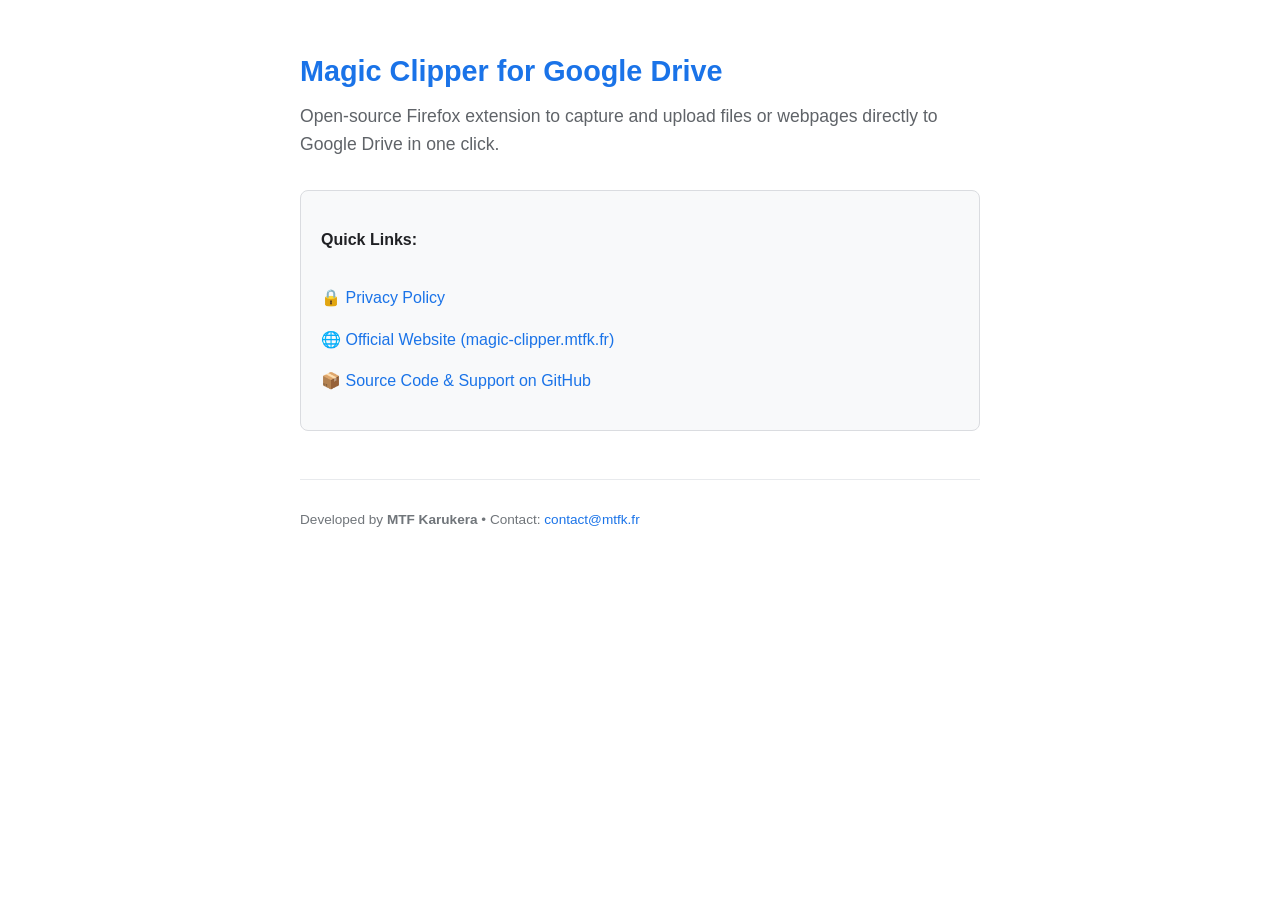
<file: index.html>
<!DOCTYPE html>
<html lang="en">
<head>
  <meta charset="UTF-8">
  <meta name="viewport" content="width=device-width, initial-scale=1.0">
  <meta name="google-site-verification" content="5TnA-FMis05GVxuQHMpOAkl_VzHe3yinw1HyzJp4DTI" />
  <title>Magic Clipper for Google Drive</title>
  <style>
    body { font-family: -apple-system, BlinkMacSystemFont, "Segoe UI", Roboto, Helvetica, Arial, sans-serif; max-width: 680px; margin: 3rem auto; padding: 0 1.5rem; color: #202124; line-height: 1.6; }
    h1 { color: #1a73e8; font-size: 1.8rem; margin-bottom: 0.5rem; }
    p.subtitle { color: #5f6368; font-size: 1.1rem; margin-top: 0; }
    ul { list-style: none; padding: 0; margin-top: 2rem; }
    li { margin-bottom: 1rem; }
    a { color: #1a73e8; text-decoration: none; font-weight: 500; }
    a:hover { text-decoration: underline; }
    .card { background: #f8f9fa; border: 1px solid #dadce0; border-radius: 8px; padding: 1.25rem; margin-top: 2rem; }
    footer { margin-top: 3rem; font-size: 0.85rem; color: #70757a; border-top: 1px solid #e8eaed; padding-top: 1rem; }
  </style>
</head>
<body>
  <h1>Magic Clipper for Google Drive</h1>
  <p class="subtitle">Open-source Firefox extension to capture and upload files or webpages directly to Google Drive in one click.</p>

  <div class="card">
    <p><strong>Quick Links:</strong></p>
    <ul>
      <li>🔒 <a href="privacy.html">Privacy Policy</a></li>
      <li>🌐 <a href="https://magic-clipper.mtfk.fr/" target="_blank" rel="noopener noreferrer">Official Website (magic-clipper.mtfk.fr)</a></li>
      <li>📦 <a href="https://github.com/mtfkarukera/mc4gd-firefox" target="_blank" rel="noopener noreferrer">Source Code & Support on GitHub</a></li>
    </ul>
  </div>

  <footer>
    <p>Developed by <strong>MTF Karukera</strong> &bull; Contact: <a href="mailto:contact@mtfk.fr">contact@mtfk.fr</a></p>
  </footer>
</body>
</html>
</file>
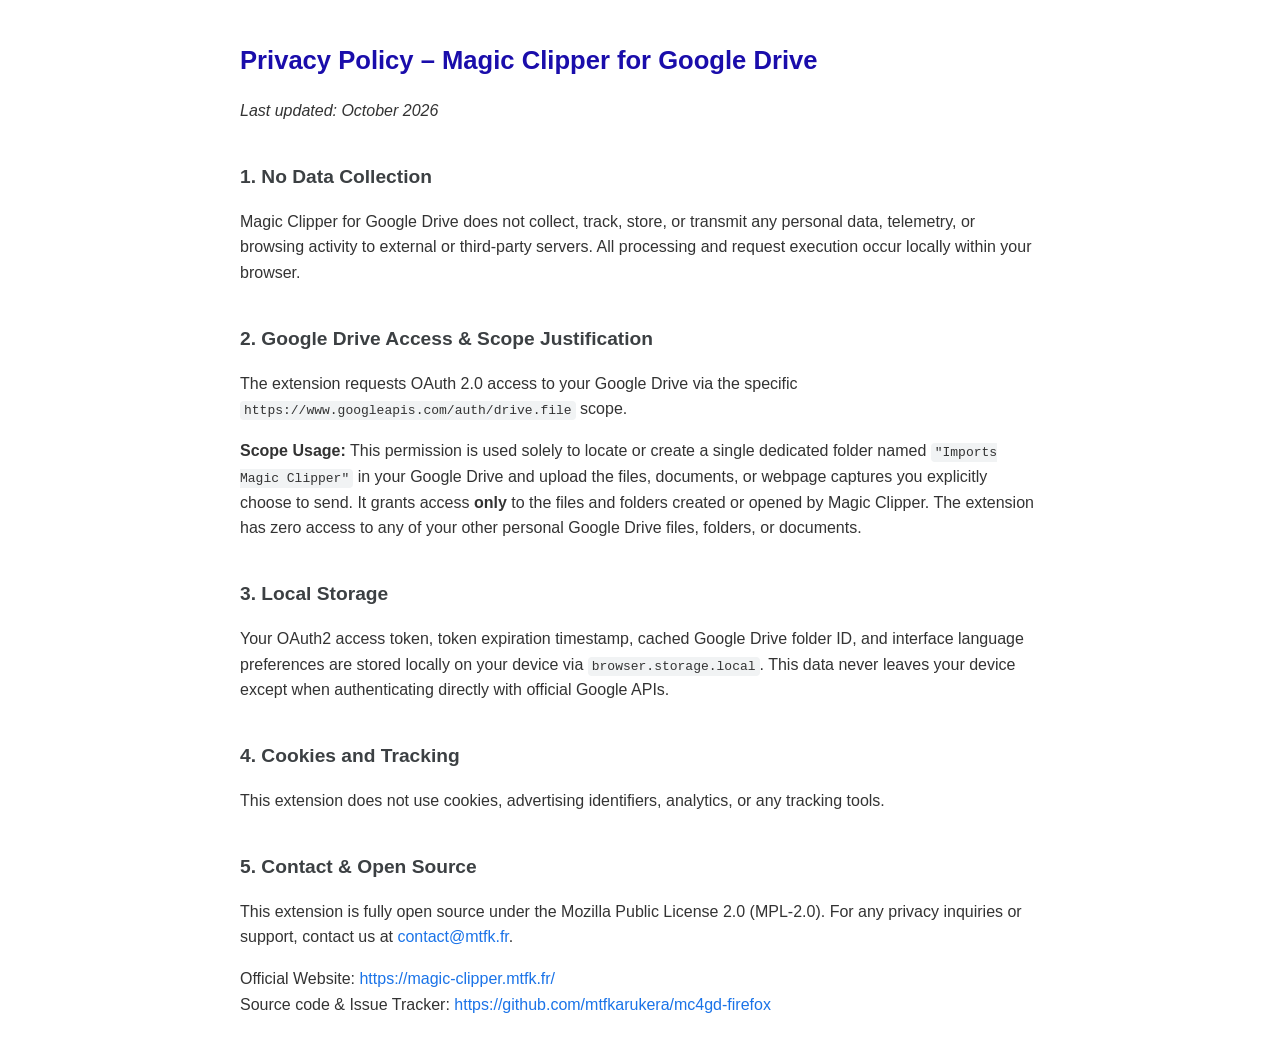
<file: privacy.html>
<!-- This Source Code Form is subject to the terms of the Mozilla Public
   - License, v. 2.0. If a copy of the MPL was not distributed with this
   - file, You can obtain one at http://mozilla.org/MPL/2.0/. -->
<!DOCTYPE html>
<html lang="en">
<head>
  <meta charset="UTF-8">
  <meta name="viewport" content="width=device-width, initial-scale=1.0">
  <title>Privacy Policy – Magic Clipper for Google Drive</title>
  <style>
    body { font-family: sans-serif; max-width: 800px; margin: 40px auto; padding: 0 20px; line-height: 1.6; color: #333; }
    h1 { font-size: 1.6em; color: #1a0dab; }
    h2 { font-size: 1.2em; margin-top: 2em; color: #3c4043; }
    a { color: #1a73e8; text-decoration: none; }
    a:hover { text-decoration: underline; }
    code { background: #f1f3f4; padding: 2px 4px; border-radius: 4px; font-family: monospace; }
  </style>
</head>
<body>
  <h1>Privacy Policy – Magic Clipper for Google Drive</h1>
  <p><em>Last updated: October 2026</em></p>

  <h2>1. No Data Collection</h2>
  <p>Magic Clipper for Google Drive does not collect, track, store, or transmit any personal data, telemetry, or browsing activity to external or third-party servers. All processing and request execution occur locally within your browser.</p>

  <h2>2. Google Drive Access & Scope Justification</h2>
  <p>The extension requests OAuth 2.0 access to your Google Drive via the specific <code>https://www.googleapis.com/auth/drive.file</code> scope.</p>
  <p><strong>Scope Usage:</strong> This permission is used solely to locate or create a single dedicated folder named <code>"Imports Magic Clipper"</code> in your Google Drive and upload the files, documents, or webpage captures you explicitly choose to send. It grants access <strong>only</strong> to the files and folders created or opened by Magic Clipper. The extension has zero access to any of your other personal Google Drive files, folders, or documents.</p>

  <h2>3. Local Storage</h2>
  <p>Your OAuth2 access token, token expiration timestamp, cached Google Drive folder ID, and interface language preferences are stored locally on your device via <code>browser.storage.local</code>. This data never leaves your device except when authenticating directly with official Google APIs.</p>

  <h2>4. Cookies and Tracking</h2>
  <p>This extension does not use cookies, advertising identifiers, analytics, or any tracking tools.</p>

  <h2>5. Contact & Open Source</h2>
  <p>This extension is fully open source under the Mozilla Public License 2.0 (MPL-2.0). For any privacy inquiries or support, contact us at <a href="mailto:contact@mtfk.fr">contact@mtfk.fr</a>.</p>
  <p>
    Official Website: <a href="https://magic-clipper.mtfk.fr/" target="_blank" rel="noopener noreferrer">https://magic-clipper.mtfk.fr/</a><br>
    Source code & Issue Tracker: <a href="https://github.com/mtfkarukera/mc4gd-firefox" target="_blank" rel="noopener noreferrer">https://github.com/mtfkarukera/mc4gd-firefox</a>
  </p>
</body>
</html>
</file>
